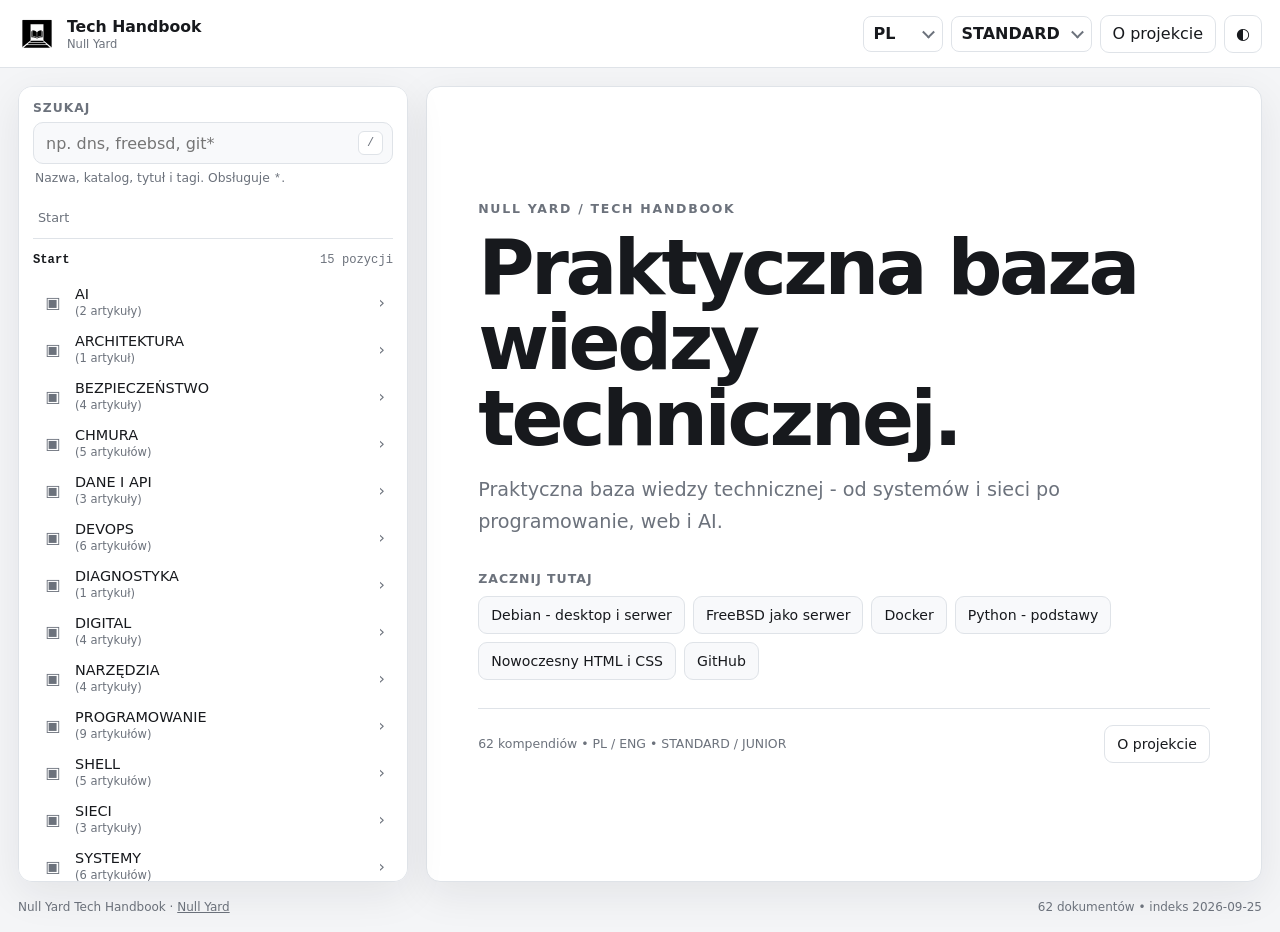
<file: index.html>
<!doctype html>
<html lang="pl">
<head>
  <meta charset="utf-8">
  <meta name="viewport" content="width=device-width, initial-scale=1">
  <meta name="color-scheme" content="light dark">
  <meta name="description" content="Null Yard Tech Handbook - praktyczna baza wiedzy technicznej.">
  <title>Null Yard Tech Handbook</title>
  <link id="techhandbook-home-canonical" rel="canonical" href="https://techhandbook.nullyard.com/">
  <script id="techhandbook-home-jsonld" type="application/ld+json">{"@context":"https://schema.org","@type":"WebSite","name":"Null Yard Tech Handbook","url":"https://techhandbook.nullyard.com/","description":"Praktyczna baza wiedzy technicznej - systemy, sieci, programowanie, web, AI i narzędzia.","inLanguage":["pl","en"]}</script>
  <link rel="icon" href="/favicon.ico" sizes="32x32">
  <link rel="stylesheet" href="/assets/styles.css?v=20260925-toc3">
  <!-- Google Tag Manager -->
  <script>(function(w,d,s,l,i){w[l]=w[l]||[];w[l].push({'gtm.start':
  new Date().getTime(),event:'gtm.js'});var f=d.getElementsByTagName(s)[0],
  j=d.createElement(s),dl=l!='dataLayer'?'&l='+l:'';j.async=true;j.src=
  'https://www.googletagmanager.com/gtm.js?id='+i+dl;f.parentNode.insertBefore(j,f);
  })(window,document,'script','dataLayer','GTM-5HKHDKM3');</script>
  <!-- End Google Tag Manager -->
  <!-- Google AdSense -->
  <script async src="https://pagead2.googlesyndication.com/pagead/js/adsbygoogle.js?client=ca-pub-3586373941800093" crossorigin="anonymous"></script>
  <!-- End Google AdSense -->
</head>
<body>
  <!-- Google Tag Manager (noscript) -->
  <noscript><iframe src="https://www.googletagmanager.com/ns.html?id=GTM-5HKHDKM3"
  height="0" width="0" style="display:none;visibility:hidden"></iframe></noscript>
  <!-- End Google Tag Manager (noscript) -->
  <div class="app-shell">
    <header class="topbar">
      <a class="brand" href="/" aria-label="Tech Handbook - strona główna">
        <img
          class="brand-mark"
          src="/assets/nullyard_techhandbook_76x76.png"
          width="38"
          height="38"
          alt=""
          aria-hidden="true"
        >
        <span>
          <strong>Tech Handbook</strong>
          <small>Null Yard</small>
        </span>
      </a>

      <div class="top-actions">
        <label class="language-picker" for="languageSelect">
          <span class="sr-only">Język / Language</span>
          <select id="languageSelect" aria-label="Język / Language">
            <option value="pl">PL</option>
            <option value="en">ENG</option>
          </select>
        </label>
        <label class="mode-picker" for="modeSelect">
          <span class="sr-only">Tryb / Mode</span>
          <select id="modeSelect" aria-label="Tryb / Mode">
            <option value="standard">STANDARD</option>
            <option value="junior">JUNIOR</option>
          </select>
        </label>
        <button id="aboutButton" class="ghost-button" type="button">O projekcie</button>
        <button id="themeButton" class="ghost-button icon-button" type="button" aria-label="Zmień motyw">◐</button>
      </div>
    </header>

    <main class="layout">
      <aside class="browser-panel" aria-label="Przeglądarka kompendiów">
        <div class="search-wrap">
          <label id="searchLabel" for="searchInput">Szukaj</label>
          <div class="search-box">
            <input
              id="searchInput"
              type="search"
              placeholder="np. dns, freebsd, git*"
              autocomplete="off"
              spellcheck="false"
            >
            <kbd>/</kbd>
          </div>
          <p id="searchHint" class="search-hint">Nazwa, katalog, tytuł i tagi. Obsługuje <code>*</code>.</p>
        </div>

        <nav id="breadcrumbs" class="breadcrumbs" aria-label="Ścieżka"></nav>

        <div class="browser-toolbar">
          <span id="locationLabel">md/</span>
          <span id="entryCount"></span>
        </div>

        <div id="fileBrowser" class="file-browser" role="list"></div>

        <div id="searchResults" class="search-results" hidden></div>
      </aside>

      <section class="reader-panel">
        <div id="welcome" class="welcome">
          <p class="eyebrow">NULL YARD / TECH HANDBOOK</p>
          <h1 id="welcomeTitle">Praktyczna baza wiedzy technicznej.</h1>
          <p id="welcomeText" class="welcome-text">Praktyczna baza wiedzy technicznej - od systemów i sieci po programowanie, web i AI.</p>

          <div id="welcomeStart" class="welcome-start">
            <p id="welcomeStartLabel" class="welcome-start-label">Zacznij tutaj</p>
            <div id="welcomeLinks" class="welcome-links"></div>
          </div>

          <div id="welcomeMeta" class="welcome-meta">
            <span id="welcomeStats" class="welcome-stats"></span>
            <button id="welcomeAbout" class="welcome-about" type="button">O projekcie</button>
          </div>
        </div>
        <article id="reader" class="markdown-body" hidden></article>

        <div id="readerTop" class="reader-top-wrap" hidden>
          <button class="reader-top" type="button">
            <span aria-hidden="true">↑</span>
            <span id="readerTopLabel">Do góry</span>
          </button>
        </div>

        <div id="readerError" class="reader-error" hidden>
          <h2 id="readerErrorTitle">Nie udało się otworzyć dokumentu</h2>
          <p id="readerErrorText"></p>
        </div>
      </section>
    </main>
<footer class="footer">
      <span>Null Yard Tech Handbook · <a href="https://nullyard.com/" rel="home">Null Yard</a></span>
      <span id="indexInfo"></span>
    </footer>
  </div>

  <script defer src="https://stats.nullyard.com/script.js" data-website-id="cf98828c-ec2d-4152-a5ca-41718293e409"></script>
  <script src="/assets/app.js?v=20260925-toc4" defer></script>
</body>
</html>
</file>
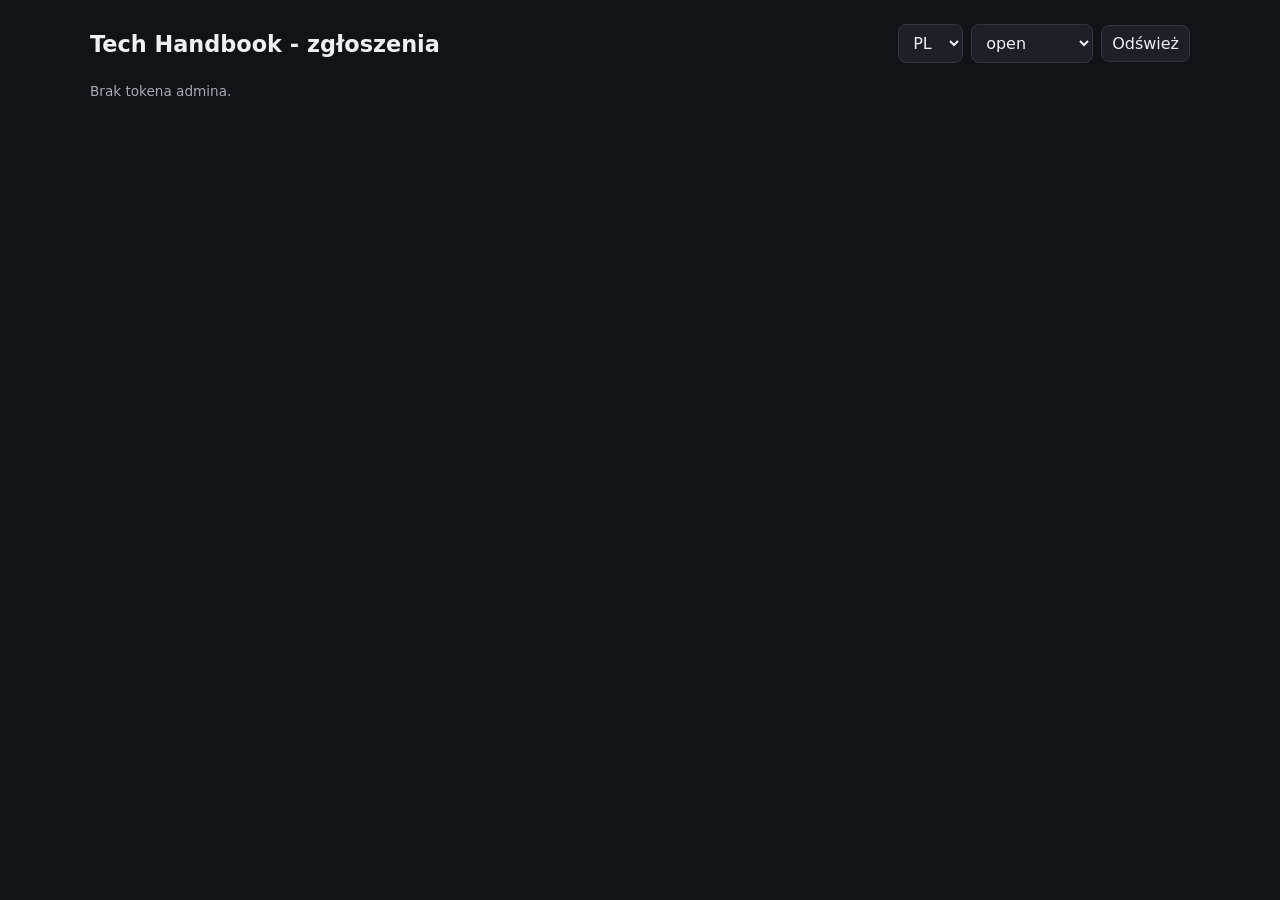
<file: admin-reports.html>
<!doctype html>
<html lang="pl">
<head>
  <meta charset="utf-8">
  <meta name="viewport" content="width=device-width, initial-scale=1">
  <meta name="robots" content="noindex,nofollow,noarchive,nosnippet">
  <title>Tech Handbook - Reports</title>
  <style>
    :root{font-family:Inter,system-ui,sans-serif;color-scheme:dark}
    body{margin:0;background:#111316;color:#eef1f4}
    main{max-width:1100px;margin:0 auto;padding:24px}
    header{display:flex;gap:12px;align-items:center;justify-content:space-between;margin-bottom:20px;flex-wrap:wrap}
    h1{font-size:1.4rem;margin:0} button,select{font:inherit} button{cursor:pointer}
    .controls,.actions{display:flex;gap:8px;align-items:center;flex-wrap:wrap}
    select,.btn{background:#1d2127;color:#eef1f4;border:1px solid #303640;border-radius:8px;padding:8px 10px}
    .status{color:#a5acb5;font-size:.85rem;margin:10px 0 18px}
    .report{border:1px solid #303640;background:#171a1f;border-radius:12px;padding:16px;margin:12px 0}
    .meta{display:flex;flex-wrap:wrap;gap:8px 14px;color:#a5acb5;font-size:.8rem;margin-bottom:6px}
    .label{color:#a5acb5;font-size:.75rem;font-weight:700;text-transform:uppercase;letter-spacing:.06em;margin:14px 0 6px}
    .snapshot,.analysis-box,.manual-box{white-space:pre-wrap;background:#0b0d10;border:1px solid #303640;border-radius:8px;padding:12px}
    .analysis-box{background:#1d2127}
    .manual-box{margin-top:10px}
    .danger{border-color:#6f3b3b}.ok{border-color:#3c6848}.manual{border-color:#6b5b2f}
    code{font-family:ui-monospace,SFMono-Regular,Menlo,monospace}
    @media(max-width:650px){main{padding:14px}.controls{width:100%}.controls select,.controls button{flex:1}}
  </style>
</head>
<body>
<main>
  <header>
    <h1 id="title"></h1>
    <div class="controls">
      <select id="lang"><option value="pl">PL</option><option value="en">EN</option></select>
      <select id="status"><option value="open">open</option><option value="resolved">resolved</option><option value="dismissed">dismissed</option><option value="all">all</option></select>
      <button id="refresh" class="btn"></button>
    </div>
  </header>
  <div id="state" class="status"></div>
  <div id="reports"></div>
</main>
<script>
(() => {
  const T = {
    pl:{title:"Tech Handbook - zgłoszenia",refresh:"Odśwież",auth:"Autoryzacja…",loading:"Ładowanie…",noToken:"Brak tokena admina.",denied:"Brak dostępu",count:n=>n+" zgłoszeń",reason:"Powód",current:"Obecny fragment",analysis:"Analiza Lumy",suggestion:"Proponowana poprawka",confidence:"Pewność",external:"Wymaga zewnętrznej weryfikacji",approve:"Zatwierdź poprawkę",manual:"Przekaż do ręcznego rozwiązania",rejectSuggestion:"Odrzuć sugestię",dismiss:"Odrzuć zgłoszenie",resolved:"Oznacz jako rozwiązane",copy:"Kopiuj prompt do czatu",copied:"Skopiowano",analysisError:"Błąd analizy",noAnalysis:"Brak analizy",suggestionState:"Decyzja",status:"Status",reasons:{outdated:"Nieaktualne",incorrect:"Błędne",unclear:"Niejasne",incomplete:"Brakuje informacji",broken:"Nie działa",translation:"Tłumaczenie","typo-format":"Literówka / formatowanie"}},
    en:{title:"Tech Handbook - reports",refresh:"Refresh",auth:"Authorizing…",loading:"Loading…",noToken:"Missing admin token.",denied:"Access denied",count:n=>n+" reports",reason:"Reason",current:"Current fragment",analysis:"Luma analysis",suggestion:"Suggested correction",confidence:"Confidence",external:"Requires external verification",approve:"Approve correction",manual:"Send to manual resolution",rejectSuggestion:"Reject suggestion",dismiss:"Dismiss report",resolved:"Mark resolved",copy:"Copy chat prompt",copied:"Copied",analysisError:"Analysis error",noAnalysis:"No analysis",suggestionState:"Decision",status:"Status",reasons:{outdated:"Outdated",incorrect:"Incorrect",unclear:"Unclear",incomplete:"Missing information",broken:"Does not work",translation:"Translation","typo-format":"Typo / formatting"}}
  };
  let token="", lang="pl";
  const $=id=>document.getElementById(id), state=$("state"), reports=$("reports"), status=$("status"), langSel=$("lang");
  const tr=k=>T[lang][k];

  function captureToken(){const m=location.hash.match(/^#admin=(.+)$/);if(!m)return false;try{token=decodeURIComponent(m[1])}catch{token=m[1]}history.replaceState(null,"",location.pathname+location.search);return true}
  async function api(path,options={}){const headers={...(options.headers||{}),Authorization:"Bearer "+token};const r=await fetch(path,{...options,headers,cache:"no-store"});const data=await r.json().catch(()=>({}));if(!r.ok)throw new Error(data.error||("HTTP "+r.status));return data}
  function el(tag,text,className){const n=document.createElement(tag);if(className)n.className=className;if(text!==undefined)n.textContent=text;return n}
  function add(parent,child){parent.appendChild(child);return child}
  function label(parent,text){add(parent,el("div",text,"label"))}

  function parseAnalysis(r){
    if(!r.analysis_result)return null;
    try{return JSON.parse(r.analysis_result)}catch{return null}
  }

  function manualPrompt(r,a){
    const intro=lang==="pl"
      ? "Przejrzyj zgłoszenie TechHandbook "+r.id+". Luma nie daje mi poprawki, którą chcę zatwierdzić. Sprawdź aktualny artykuł i zaproponuj właściwe rozwiązanie."
      : "Review TechHandbook report "+r.id+". I do not want to approve Luma's suggestion. Check the current article and propose the correct resolution.";
    return [intro,"",r.route+"#"+r.section_id,"reason: "+r.reason,"target: "+r.target_type+"["+r.block_index+"]","",tr("current")+":",r.text_snapshot,"",tr("analysis")+":",a?.summary||r.analysis_error||tr("noAnalysis"),"",tr("suggestion")+":",a?.suggested_fix||"-"].join("\n");
  }

  async function setSuggestion(id,next){await api("/api/admin/suggestion-status",{method:"POST",headers:{"Content-Type":"application/json"},body:JSON.stringify({id,suggestion_status:next})});await load()}
  async function setReport(id,next){await api("/api/admin/report-status",{method:"POST",headers:{"Content-Type":"application/json"},body:JSON.stringify({id,status:next})});await load()}
  async function copyManual(r,a,button){await navigator.clipboard.writeText(manualPrompt(r,a));const old=button.textContent;button.textContent=tr("copied");setTimeout(()=>button.textContent=old,1200)}

  function renderReport(r){
    const a=parseAnalysis(r), card=el("section",undefined,"report");
    const m1=add(card,el("div",undefined,"meta"));
    [r.id,r.article_id,r.language,tr("status")+": "+r.status,tr("reason")+": "+(tr("reasons")[r.reason]||r.reason),tr("suggestionState")+": "+(r.suggestion_status||"pending")].forEach(x=>add(m1,el("span",x)));
    const m2=add(card,el("div",undefined,"meta"));
    [r.route+"#"+r.section_id,r.target_type+"["+r.block_index+"]",r.created_at].forEach(x=>add(m2,el("span",x)));

    label(card,tr("current")); add(card,el("div",r.text_snapshot,"snapshot"));
    label(card,tr("analysis"));
    const ab=add(card,el("div",undefined,"analysis-box"));
    if(a){
      add(ab,el("div",a.verdict||""));
      add(ab,el("div",tr("confidence")+": "+(a.confidence??"-")));
      add(ab,el("div",a.summary||""));
      if(a.needs_external_verification)add(ab,el("div",tr("external")));
      label(card,tr("suggestion"));
      add(card,el("div",a.suggested_fix||"-","snapshot"));
    }else if(r.analysis_error){
      add(ab,el("div",tr("analysisError")+": "+r.analysis_error));
    }else add(ab,el("div",tr("noAnalysis")));

    if(r.status==="open"){
      const actions=add(card,el("div",undefined,"actions"));
      if(a?.suggested_fix){
        const b=add(actions,el("button",tr("approve"),"btn ok")); b.onclick=()=>setSuggestion(r.id,"approved");
        const rej=add(actions,el("button",tr("rejectSuggestion"),"btn")); rej.onclick=()=>setSuggestion(r.id,"rejected");
      }
      const man=add(actions,el("button",tr("manual"),"btn manual")); man.onclick=()=>setSuggestion(r.id,"manual");
      const cp=add(actions,el("button",tr("copy"),"btn")); cp.onclick=()=>copyManual(r,a,cp);
      const dis=add(actions,el("button",tr("dismiss"),"btn danger")); dis.onclick=()=>setReport(r.id,"dismissed");
      const res=add(actions,el("button",tr("resolved"),"btn")); res.onclick=()=>setReport(r.id,"resolved");
    }
    return card;
  }

  function applyLanguage(){document.documentElement.lang=lang;$("title").textContent=tr("title");$("refresh").textContent=tr("refresh")}
  async function load(){state.textContent=tr("loading");reports.replaceChildren();try{const data=await api("/api/admin/reports?status="+encodeURIComponent(status.value));state.textContent=tr("count")(data.reports.length);data.reports.forEach(r=>reports.appendChild(renderReport(r)))}catch(e){state.textContent=tr("denied")+": "+e.message}}
  if(!captureToken()){applyLanguage();state.textContent=tr("noToken");return}
  $("refresh").onclick=load; status.onchange=load; langSel.onchange=()=>{lang=langSel.value;applyLanguage();load()};
  applyLanguage(); state.textContent=tr("auth"); load();
})();
</script>
</body>
</html>
</file>
<file: assets/styles.css>
[hidden] {
  display: none !important;
}

:root {
  --bg: #f4f5f7;
  --panel: #ffffff;
  --panel-2: #f8f9fb;
  --text: #17191d;
  --muted: #6c727c;
  --line: #dfe3e8;
  --accent: #20242a;
  --accent-text: #ffffff;
  --hover: #eef1f4;
  --code-bg: #17191d;
  --code-text: #eef2f6;
  --shadow: 0 12px 40px rgba(20, 24, 32, .08);
  --radius: 14px;
  font-family: Inter, ui-sans-serif, system-ui, -apple-system, BlinkMacSystemFont, "Segoe UI", sans-serif;
}

:root[data-theme="dark"] {
  --bg: #111316;
  --panel: #171a1f;
  --panel-2: #1d2127;
  --text: #eef1f4;
  --muted: #a5acb5;
  --line: #303640;
  --accent: #f0f2f5;
  --accent-text: #111316;
  --hover: #22272e;
  --code-bg: #0b0d10;
  --code-text: #f2f4f7;
  --shadow: 0 12px 40px rgba(0, 0, 0, .26);
}

* { box-sizing: border-box; }

html { scroll-behavior: auto; }

body {
  margin: 0;
  min-width: 320px;
  background: var(--bg);
  color: var(--text);
}

button, input { font: inherit; }

button { cursor: pointer; }

a { color: inherit; }

.app-shell {
  min-height: 100vh;
  display: flex;
  flex-direction: column;
}

.topbar {
  position: sticky;
  top: 0;
  z-index: 20;
  min-height: 68px;
  display: flex;
  align-items: center;
  justify-content: space-between;
  gap: 18px;
  padding: 10px 18px;
  border-bottom: 1px solid var(--line);
  background: color-mix(in srgb, var(--panel) 94%, transparent);
  backdrop-filter: blur(14px);
}

.brand {
  display: inline-flex;
  align-items: center;
  gap: 11px;
  text-decoration: none;
}

.brand-mark {
  width: 38px;
  height: 38px;
  border-radius: 10px;
  display: block;
  object-fit: cover;
}

.brand strong, .brand small { display: block; }
.brand strong { font-size: .98rem; }
.brand small { color: var(--muted); font-size: .72rem; margin-top: 1px; }

.top-actions {
  display: flex;
  align-items: center;
  gap: 8px;
}

.ghost-button {
  min-height: 38px;
  padding: 0 12px;
  color: var(--text);
  background: transparent;
  border: 1px solid var(--line);
  border-radius: 9px;
}

.ghost-button:hover { background: var(--hover); }
.icon-button { width: 38px; padding: 0; }

.layout {
  width: min(1500px, 100%);
  margin: 0 auto;
  padding: 18px;
  display: grid;
  grid-template-columns: minmax(300px, 390px) minmax(0, 1fr);
  gap: 18px;
  flex: 1;
}

.browser-panel,
.reader-panel {
  background: var(--panel);
  border: 1px solid var(--line);
  border-radius: var(--radius);
  box-shadow: var(--shadow);
}

.browser-panel {
  min-height: calc(100vh - 124px);
  padding: 14px;
  align-self: start;
  position: sticky;
  top: 86px;
  max-height: calc(100vh - 104px);
  overflow: auto;
}

.search-wrap label {
  display: block;
  margin-bottom: 7px;
  font-size: .77rem;
  font-weight: 700;
  text-transform: uppercase;
  letter-spacing: .08em;
  color: var(--muted);
}

.search-box {
  position: relative;
}

.search-box input {
  width: 100%;
  height: 42px;
  border: 1px solid var(--line);
  border-radius: 10px;
  padding: 0 48px 0 12px;
  background: var(--panel-2);
  color: var(--text);
  outline: none;
}

.search-box input:focus {
  border-color: var(--muted);
  box-shadow: 0 0 0 3px color-mix(in srgb, var(--text) 8%, transparent);
}

.search-box kbd {
  position: absolute;
  top: 9px;
  right: 10px;
  min-width: 25px;
  height: 24px;
  display: grid;
  place-items: center;
  border: 1px solid var(--line);
  border-radius: 6px;
  color: var(--muted);
  background: var(--panel);
  font-size: .75rem;
}

.search-hint {
  margin: 7px 2px 13px;
  color: var(--muted);
  font-size: .77rem;
}

.search-hint code { font-family: ui-monospace, SFMono-Regular, Menlo, monospace; }

.breadcrumbs {
  display: flex;
  flex-wrap: wrap;
  align-items: center;
  gap: 4px;
  padding: 8px 0 10px;
  border-bottom: 1px solid var(--line);
}

.crumb {
  appearance: none;
  border: 0;
  padding: 3px 5px;
  border-radius: 5px;
  background: transparent;
  color: var(--muted);
  font-size: .8rem;
}

.crumb:hover { background: var(--hover); color: var(--text); }
.crumb-separator { color: var(--muted); opacity: .65; }

.browser-toolbar {
  display: flex;
  align-items: center;
  justify-content: space-between;
  gap: 12px;
  min-height: 41px;
  color: var(--muted);
  font-family: ui-monospace, SFMono-Regular, Menlo, monospace;
  font-size: .76rem;
}

.file-browser {
  display: flex;
  flex-direction: column;
  gap: 3px;
}

.entry {
  width: 100%;
  min-height: 42px;
  display: grid;
  grid-template-columns: 26px minmax(0, 1fr) auto;
  align-items: center;
  gap: 8px;
  padding: 6px 8px;
  border: 0;
  border-radius: 8px;
  background: transparent;
  color: var(--text);
  text-align: left;
}

.entry:hover,
.entry:focus-visible {
  background: var(--hover);
  outline: none;
}

.entry-icon {
  width: 24px;
  display: grid;
  place-items: center;
  color: var(--muted);
  font-size: 1rem;
}

.entry-main { min-width: 0; }

.entry-name {
  display: block;
  overflow: hidden;
  text-overflow: ellipsis;
  white-space: nowrap;
  font-size: .9rem;
}

.entry-meta {
  display: block;
  margin-top: 2px;
  color: var(--muted);
  font-size: .72rem;
  overflow: hidden;
  text-overflow: ellipsis;
  white-space: nowrap;
}

.entry-arrow { color: var(--muted); }

.search-results h2 {
  margin: 10px 0 6px;
  font-size: .85rem;
}

.no-results {
  padding: 18px 8px;
  color: var(--muted);
  font-size: .88rem;
}

.reader-panel {
  min-height: calc(100vh - 124px);
  padding: clamp(22px, 4vw, 58px);
  overflow: hidden;
}

.welcome {
  max-width: 820px;
  margin: 7vh auto 0;
}

.eyebrow {
  margin: 0 0 14px;
  color: var(--muted);
  font-size: .78rem;
  font-weight: 800;
  letter-spacing: .14em;
}

.welcome h1 {
  margin: 0 0 18px;
  max-width: 760px;
  font-size: clamp(2rem, 6vw, 4.8rem);
  line-height: .98;
  letter-spacing: -.045em;
}

.welcome-text {
  max-width: 680px;
  margin: 0;
  color: var(--muted);
  font-size: clamp(1rem, 1.7vw, 1.2rem);
  line-height: 1.65;
}

.welcome-start {
  margin-top: 34px;
}

.welcome-start-label {
  margin: 0 0 10px;
  color: var(--muted);
  font-size: .78rem;
  font-weight: 800;
  letter-spacing: .08em;
  text-transform: uppercase;
}

.welcome-links {
  display: flex;
  flex-wrap: wrap;
  gap: 8px;
}

.welcome-link,
.welcome-about {
  appearance: none;
  min-height: 38px;
  padding: 0 12px;
  border: 1px solid var(--line);
  border-radius: 9px;
  background: var(--panel-2);
  color: var(--text);
  font: inherit;
  font-size: .88rem;
  cursor: pointer;
}

.welcome-link:hover,
.welcome-link:focus-visible,
.welcome-about:hover,
.welcome-about:focus-visible {
  background: var(--hover);
  outline: none;
}

.welcome-meta {
  margin-top: 28px;
  padding-top: 16px;
  border-top: 1px solid var(--line);
  display: flex;
  align-items: center;
  justify-content: space-between;
  gap: 14px;
}

.welcome-stats {
  color: var(--muted);
  font-size: .78rem;
  line-height: 1.45;
}

.welcome-about {
  flex: 0 0 auto;
  background: transparent;
}

.markdown-body {
  max-width: 900px;
  margin: 0 auto;
  line-height: 1.7;
  overflow-wrap: anywhere;
}

.markdown-body > :first-child { margin-top: 0; }

.markdown-body h1,
.markdown-body h2,
.markdown-body h3,
.markdown-body h4 {
  line-height: 1.22;
  scroll-margin-top: 86px;
}

.markdown-body h1 {
  margin: 0 0 1.1em;
  padding-bottom: .35em;
  border-bottom: 1px solid var(--line);
  font-size: clamp(2rem, 5vw, 3.2rem);
  letter-spacing: -.035em;
}

.markdown-body h2 {
  margin-top: 2.1em;
  padding-bottom: .28em;
  border-bottom: 1px solid var(--line);
  font-size: 1.65rem;
}

.markdown-body h3 { margin-top: 1.8em; font-size: 1.28rem; }
.markdown-body h4 { margin-top: 1.5em; font-size: 1.08rem; }

.markdown-body p,
.markdown-body ul,
.markdown-body ol,
.markdown-body blockquote {
  margin: 1em 0;
}

.markdown-body ul,
.markdown-body ol { padding-left: 1.55em; }

.markdown-body li + li { margin-top: .32em; }

.markdown-body blockquote {
  margin-left: 0;
  padding: .6em 1em;
  border-left: 4px solid var(--line);
  color: var(--muted);
  background: var(--panel-2);
  border-radius: 0 8px 8px 0;
}

.markdown-body code {
  padding: .14em .38em;
  border-radius: 5px;
  background: var(--panel-2);
  border: 1px solid var(--line);
  font-family: ui-monospace, SFMono-Regular, Menlo, Consolas, monospace;
  font-size: .9em;
}

.markdown-body pre {
  overflow-x: hidden;
  white-space: pre-wrap;
  overflow-wrap: anywhere;
  word-break: normal;
  margin: 1.25em 0;
  padding: 16px;
  border-radius: 10px;
  background: var(--code-bg);
  color: var(--code-text);
  border: 1px solid color-mix(in srgb, var(--code-text) 12%, transparent);
  line-height: 1.55;
}

.markdown-body pre code {
  display: block;
  white-space: inherit;
  overflow-wrap: inherit;
  word-break: inherit;
  padding: 0;
  border: 0;
  background: transparent;
  color: inherit;
}

.markdown-body table {
  width: 100%;
  border-collapse: collapse;
  margin: 1.3em 0;
  display: block;
  overflow-x: auto;
}

.markdown-body th,
.markdown-body td {
  padding: .62em .75em;
  border: 1px solid var(--line);
  text-align: left;
  white-space: nowrap;
}

.markdown-body th { background: var(--panel-2); }

.markdown-body a {
  text-decoration-thickness: 1px;
  text-underline-offset: 3px;
}

.markdown-body hr {
  border: 0;
  border-top: 1px solid var(--line);
  margin: 2em 0;
}

.reader-error {
  max-width: 700px;
  margin: 12vh auto 0;
  color: var(--muted);
}

.footer {
  width: min(1500px, 100%);
  margin: 0 auto;
  padding: 0 18px 18px;
  display: flex;
  justify-content: space-between;
  gap: 16px;
  color: var(--muted);
  font-size: .75rem;
}

@media (max-width: 860px) {
  .topbar { position: relative; }
  .layout {
    grid-template-columns: 1fr;
    padding: 10px;
    gap: 10px;
  }

  .browser-panel {
    position: relative;
    top: auto;
    min-height: 0;
    max-height: none;
  }

  .reader-panel {
    min-height: 55vh;
    padding: 24px 18px 40px;
  }

  .welcome { margin-top: 3vh; }
  .welcome h1 { font-size: clamp(2.2rem, 9vw, 3.4rem); }
  .welcome-link:nth-child(n+4) { display: none; }

  .footer { padding: 0 12px 14px; }
}

@media (max-width: 520px) {
  .topbar { padding: 8px 10px; }
  .brand small { display: none; }
  .top-actions .ghost-button:not(.icon-button) { padding: 0 9px; font-size: .82rem; }
  .layout { padding: 7px; }
  .browser-panel { padding: 10px; border-radius: 11px; }
  .reader-panel { border-radius: 11px; }
  .entry { min-height: 46px; }
  .markdown-body h1 { font-size: 2rem; }
  .welcome { margin-top: 1vh; }
  .welcome-start { margin-top: 22px; }
  .welcome-meta { margin-top: 20px; align-items: flex-start; flex-direction: column; }
}

@media print {
  .topbar, .browser-panel, .footer { display: none !important; }
  .layout { display: block; padding: 0; }
  .reader-panel { border: 0; box-shadow: none; padding: 0; }
}


.language-picker,
.mode-picker {
  position: relative;
  display: inline-flex;
  align-items: center;
  color: var(--text);
}

.language-picker::after,
.mode-picker::after {
  content: "";
  position: absolute;
  top: 50%;
  right: 10px;
  width: 7px;
  height: 7px;
  border-right: 2px solid var(--muted);
  border-bottom: 2px solid var(--muted);
  transform: translateY(-70%) rotate(45deg);
  pointer-events: none;
}

.language-picker select,
.mode-picker select {
  min-height: 36px;
  padding: 0 30px 0 10px;
  border: 1px solid var(--line);
  border-radius: 8px;
  background: var(--panel);
  color: var(--text);
  font: inherit;
  font-weight: 700;
  cursor: pointer;
  -webkit-appearance: none;
  appearance: none;
}

:root[data-mode="junior"] {
  --radius: 18px;
}

:root[data-mode="junior"] .entry {
  min-height: 48px;
}

:root[data-mode="junior"] .markdown-body {
  max-width: 780px;
  font-size: 1.03rem;
}

:root[data-mode="junior"] .markdown-body h1 {
  line-height: 1.08;
}

.sr-only {
  position: absolute;
  width: 1px;
  height: 1px;
  padding: 0;
  margin: -1px;
  overflow: hidden;
  clip: rect(0, 0, 0, 0);
  white-space: nowrap;
  border: 0;
}


/* Mobile top bar: keep all controls inside the viewport. */
@media (max-width: 700px) {
  .topbar {
    position: relative;
    flex-wrap: wrap;
    align-items: center;
    gap: 8px;
    padding: 8px 10px 10px;
  }

  .brand {
    min-width: 0;
    max-width: 100%;
  }

  .top-actions {
    width: 100%;
    min-width: 0;
    display: grid;
    grid-template-columns: 80px minmax(112px, 1fr) auto 38px;
    gap: 6px;
  }

  .language-picker,
  .mode-picker {
    min-width: 0;
  }

  .language-picker select,
  .mode-picker select {
    width: 100%;
    min-width: 0;
    padding-left: 9px;
    padding-right: 24px;
  }

  .top-actions .ghost-button {
    min-width: 0;
    padding-left: 9px;
    padding-right: 9px;
    white-space: nowrap;
  }

  .top-actions .icon-button {
    width: 38px;
    padding: 0;
  }
}

@media (max-width: 390px) {
  .top-actions {
    grid-template-columns: 76px minmax(102px, 1fr) auto 36px;
    gap: 5px;
  }

  .language-picker select,
  .mode-picker select,
  .top-actions .ghost-button:not(.icon-button) {
    font-size: .78rem;
  }

  .top-actions .icon-button {
    width: 36px;
  }
}


.browser-toolbar #locationLabel {
  color: var(--text);
  font-family: inherit;
  font-weight: 650;
}

@media (max-width: 860px) {
  html { scroll-behavior: auto; }

  .markdown-body pre {
    max-width: 100%;
    white-space: pre-wrap;
    overflow-x: hidden;
    overflow-wrap: anywhere;
  }
}

.reader-top-wrap {
  position: fixed;
  right: 22px;
  bottom: 22px;
  z-index: 40;
  margin: 0;
  padding: 0;
  border: 0;
  pointer-events: none;
}

.reader-top {
  pointer-events: auto;
  width: 48px;
  height: 48px;
  display: inline-grid;
  place-items: center;
  padding: 0;
  border: 1px solid var(--line);
  border-radius: 50%;
  background: var(--panel);
  color: var(--text);
  box-shadow: var(--shadow);
  font: inherit;
  font-size: 1.25rem;
  line-height: 1;
}

.reader-top:hover,
.reader-top:focus-visible {
  background: var(--hover);
  outline: none;
}

#readerTopLabel {
  position: absolute;
  width: 1px;
  height: 1px;
  padding: 0;
  margin: -1px;
  overflow: hidden;
  clip: rect(0, 0, 0, 0);
  white-space: nowrap;
  border: 0;
}

@media (max-width: 520px) {
  .reader-top-wrap {
    right: 14px;
    bottom: 14px;
  }

  .reader-top {
    width: 46px;
    height: 46px;
  }
}

.crumb.current {
  cursor: default;
  color: var(--text);
  font-weight: 650;
}


.article-toc {
  margin: -0.2rem 0 2rem;
  padding: 0.8rem 1rem;
  border: 1px solid var(--line);
  border-radius: 10px;
  background: var(--panel-2);
}

.article-toc details {
  margin: 0;
}

.article-toc summary {
  cursor: pointer;
  font-weight: 750;
  user-select: none;
}

.article-toc-list {
  max-height: min(55vh, 520px);
  overflow: auto;
  margin: 0.8rem 0 0.15rem !important;
  padding-left: 0 !important;
  list-style: none;
}

.article-toc-list li + li {
  margin-top: 0.28rem;
}

.article-toc-level-3 {
  margin-left: 1rem;
  color: var(--muted);
  font-size: 0.94em;
}

.article-toc a {
  text-decoration: none;
}

.article-toc a:hover,
.article-toc a:focus-visible {
  text-decoration: underline;
  outline: none;
}

@media (max-width: 520px) {
  .article-toc {
    margin-bottom: 1.5rem;
    padding: 0.72rem 0.82rem;
  }

  .article-toc-list {
    max-height: 52vh;
  }

  .article-toc-level-3 {
    margin-left: 0.45rem;
  }
}

@media print {
  .article-toc { display: none !important; }
}


.related-articles {
  margin-top: 2.5em;
  padding-top: 1.2em;
  border-top: 1px solid var(--line);
}

.related-articles h2 {
  margin-top: 0;
  font-size: 1.2rem;
}

.related-articles ul {
  margin-bottom: 0;
}


/* Ad placement preview - visible only when ?adpreview=1 is enabled for the session. */
.ad-preview {
  width: 100%;
  min-height: 92px;
  margin: 2rem 0;
  padding: 18px;
  display: grid;
  place-items: center;
  align-content: center;
  gap: 6px;
  border: 1px dashed var(--line);
  border-radius: 10px;
  background: color-mix(in srgb, var(--panel-2) 72%, transparent);
  color: var(--muted);
  text-align: center;
}

.ad-preview-home {
  margin: 30px 0 0;
  min-height: 108px;
}

.ad-preview-label {
  font-size: .72rem;
  font-weight: 800;
  letter-spacing: .12em;
}

.ad-preview-note {
  font-size: .78rem;
  opacity: .8;
}

@media (max-width: 520px) {
  .ad-preview {
    min-height: 78px;
    margin: 1.5rem 0;
    padding: 14px;
  }

  .ad-preview-home {
    margin-top: 24px;
  }
}

@media print {
  .ad-preview { display: none !important; }
}


.review-mode-badge {
  position: fixed;
  left: 14px;
  bottom: 14px;
  z-index: 60;
  padding: 6px 9px;
  border: 1px solid var(--line);
  border-radius: 999px;
  background: var(--panel);
  color: var(--muted);
  box-shadow: var(--shadow);
  font-size: .68rem;
  font-weight: 800;
  letter-spacing: .12em;
  pointer-events: none;
}

@media print {
  .review-mode-badge { display: none !important; }
}


:root[data-review="on"] .review-target,
:root[data-review="on"] .review-table-target,
:root[data-review="on"] .review-code-target {
  position: relative;
}

.review-flag {
  position: absolute;
  top: .2rem;
  right: -.15rem;
  z-index: 12;
  width: 28px;
  height: 28px;
  display: grid;
  place-items: center;
  padding: 0;
  border: 1px solid var(--line);
  border-radius: 50%;
  background: var(--panel);
  color: var(--muted);
  box-shadow: 0 4px 16px rgba(0, 0, 0, .08);
  opacity: .18;
  transition: opacity .15s ease, background .15s ease, transform .15s ease;
  font: inherit;
  line-height: 1;
}

.review-target:hover > .review-flag,
.review-target:focus-within > .review-flag,
.review-table-target:hover > .review-flag,
.review-table-target:focus-within > .review-flag,
.review-flag:hover,
.review-flag:focus-visible {
  opacity: 1;
  background: var(--hover);
  outline: none;
}

.review-flag:hover,
.review-flag:focus-visible {
  transform: scale(1.04);
}

.review-flag-error {
  opacity: 1;
}

.review-reported {
  outline: 1px dashed color-mix(in srgb, var(--text) 28%, transparent);
  outline-offset: 4px;
}

.review-menu {
  position: absolute;
  top: 2rem;
  right: 0;
  z-index: 30;
  min-width: 220px;
  max-width: min(280px, 80vw);
  padding: 7px;
  border: 1px solid var(--line);
  border-radius: 10px;
  background: var(--panel);
  box-shadow: var(--shadow);
}

.review-menu-title {
  padding: 6px 8px 7px;
  color: var(--muted);
  font-size: .74rem;
  font-weight: 750;
}

.review-reason {
  width: 100%;
  min-height: 34px;
  display: block;
  padding: 6px 8px;
  border: 0;
  border-radius: 7px;
  background: transparent;
  color: var(--text);
  text-align: left;
  font: inherit;
  font-size: .82rem;
}

.review-reason:hover,
.review-reason:focus-visible {
  background: var(--hover);
  outline: none;
}

.review-table-target,
.review-code-target {
  margin: 1.3em 0;
}

.review-table-target > table,
.review-code-target > pre {
  margin: 0;
}

.review-code-target > .review-flag {
  top: 8px;
  right: -36px;
}

@media (max-width: 700px) {
  .review-flag {
    right: 0;
    opacity: .55;
  }

  .review-menu {
    right: 0;
    max-width: min(260px, 86vw);
  }
}

@media print {
  .review-flag,
  .review-menu,
  .review-mode-badge {
    display: none !important;
  }

  .review-reported {
    outline: 0;
  }
}
</file>
